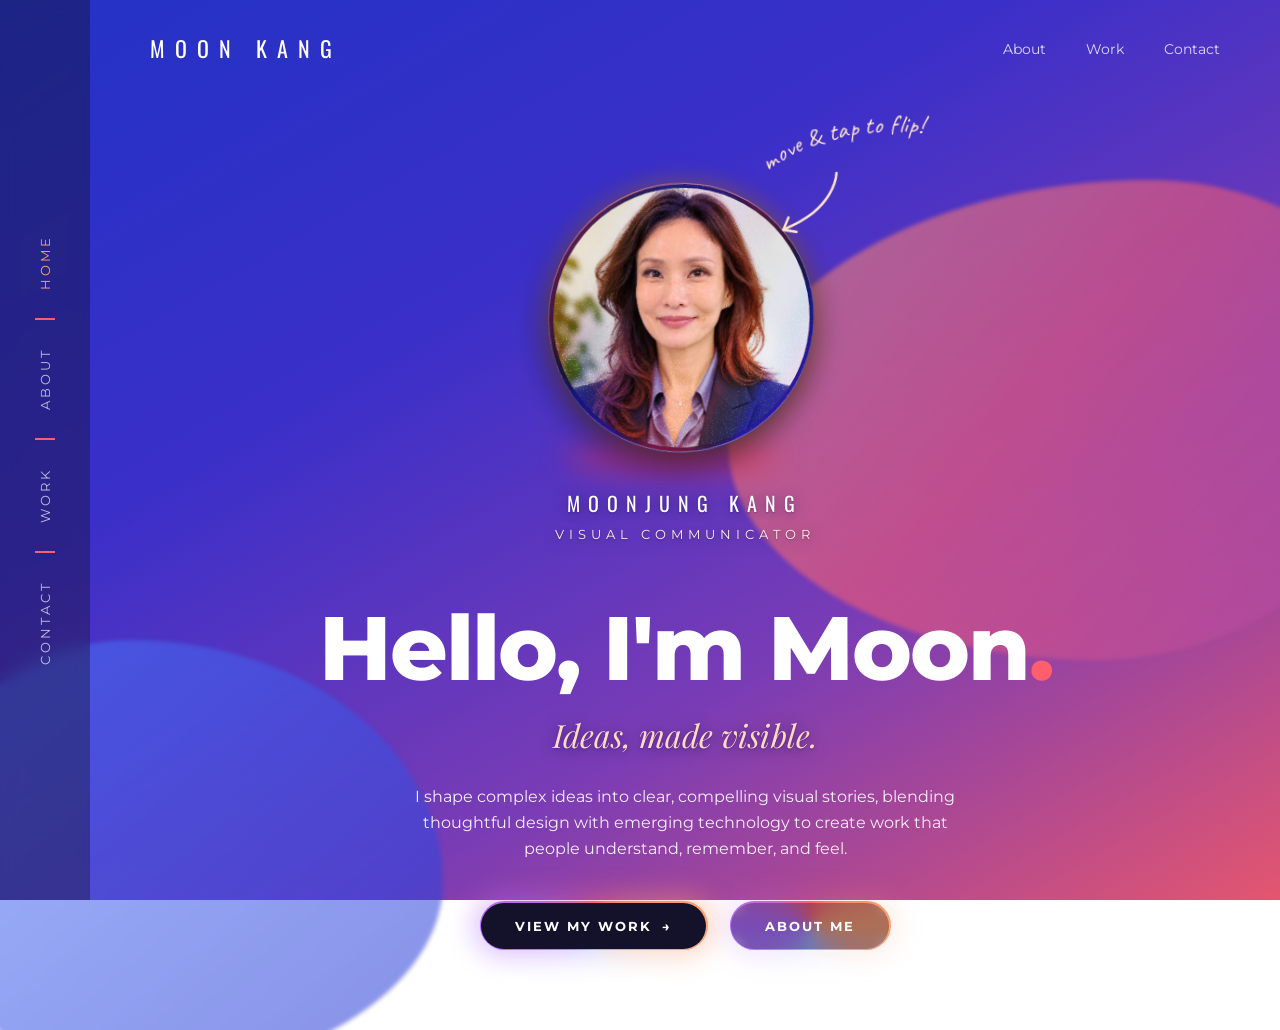
<file: index.html>
<!DOCTYPE html>
<html lang="en">
  <head>
    <meta charset="UTF-8">
    <meta name="viewport" content="width=device-width, initial-scale=1.0">
    <title>Moonjung Kang | Visual Communicator</title>

    <!-- Fonts: Montserrat (body, bold greeting) + Oswald (titles) + Playfair Display (italic tagline) -->
    <link rel="preconnect" href="https://fonts.googleapis.com">
    <link rel="preconnect" href="https://fonts.gstatic.com" crossorigin>
    <link href="https://fonts.googleapis.com/css2?family=Montserrat:wght@400;500;700;800&family=Oswald:wght@500;700&family=Playfair+Display:ital,wght@1,500&family=Caveat:wght@500&display=swap" rel="stylesheet">

    <!-- All the design lives in style.css (shared by every page) -->
    <link rel="stylesheet" href="style.css">
  </head>

  <body>
    <!-- Background blobs -->
    <div class="blob blob-1"></div>
    <div class="blob blob-2"></div>

    <!-- Left side bar -->
    <aside class="sidebar">
      <a href="index.html" class="active">Home</a>
      <span class="line"></span>
      <a href="about.html">About</a>
      <span class="line"></span>
      <a href="work.html">Work</a>
      <span class="line"></span>
      <a href="#">Contact</a>
    </aside>

    <!-- Top bar -->
    <header>
      <a href="index.html" class="logo">MOON KANG</a>
      <nav>
        <a href="about.html">About</a>
        <a href="work.html">Work</a>
        <a href="#">Contact</a>
      </nav>
    </header>

    <!-- Intro section: holo profile card on top, then greeting -->
    <main class="hero">

      <!-- Hologram profile card: tilts with the pointer, click to flip (holo.js) -->
      <div class="holo-stage">
        <div class="holo-scene">
          <!-- Hand-written note with a pen arrow pointing at the photo -->
          <svg class="scribble" viewBox="0 0 220 120" aria-hidden="true">
            <path id="note-curve" d="M14,46 C60,14 130,6 206,26" fill="none" />
            <text><textPath href="#note-curve">move &amp; tap to flip!</textPath></text>
            <path class="pen" d="M82,52 C80,66 70,80 56,90 C46,97 36,101 25,105" />
            <path class="pen head" d="M38,108 L25,105 L31,93" />
          </svg>
          <div class="holo-shadow"></div>
          <button class="holo-card" type="button" aria-pressed="false" aria-label="Moonjung Kang, Visual Communicator. Flip profile card">
            <span class="holo-face holo-front">
              <span class="holo-art"><img src="images/profile.webp" alt="" draggable="false"></span>
              <span class="holo-foil"></span>
              <span class="holo-glare"></span>
              <span class="holo-shine"></span>
            </span>
            <span class="holo-face holo-back" aria-hidden="true">
              <span class="holo-emblem">MJ</span>
              <span class="holo-back-copy">Ideas, made visible.<small>PORTFOLIO 2026</small></span>
              <span class="holo-foil"></span>
              <span class="holo-glare"></span>
            </span>
          </button>
        </div>
        <p class="name">Moonjung Kang</p>
        <p class="role">Visual Communicator</p>      </div>

      <h1 class="hello">Hello, I'm Moon<span class="dot">.</span></h1>
      <p class="tagline">Ideas, made visible.</p>

      <p class="intro">
        I shape complex ideas into clear, compelling visual stories,
        blending thoughtful design with emerging technology to create
        work that people understand, remember, and feel.
      </p>

      <div class="buttons">
        <a href="work.html" class="btn-glow"><span class="btn-inner">View My Work <span class="arrow" aria-hidden="true">&rarr;</span></span></a>
        <a href="about.html" class="btn-glow ghost"><span class="btn-inner">About Me</span></a>
      </div>
    </main>
    <script src="buttons.js"></script>
    <script src="holo.js"></script>
  </body>
</html>
</file>
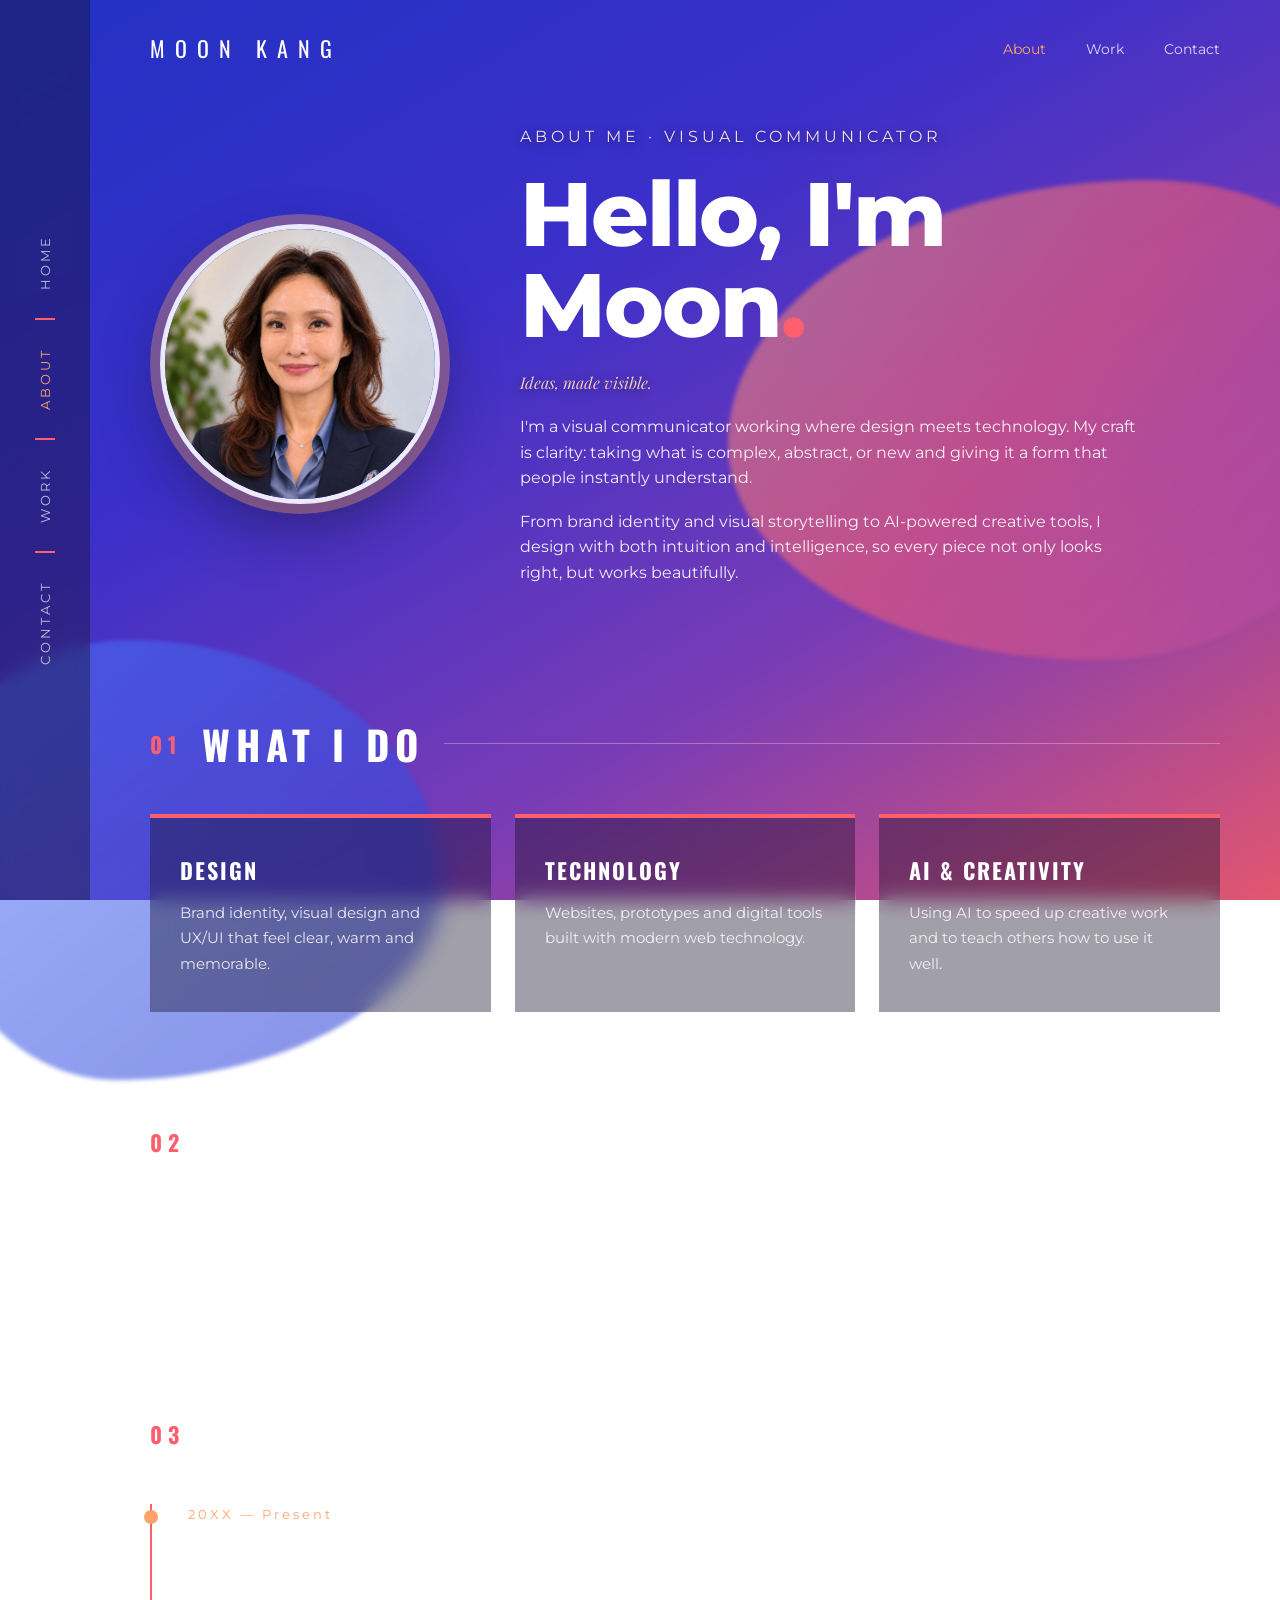
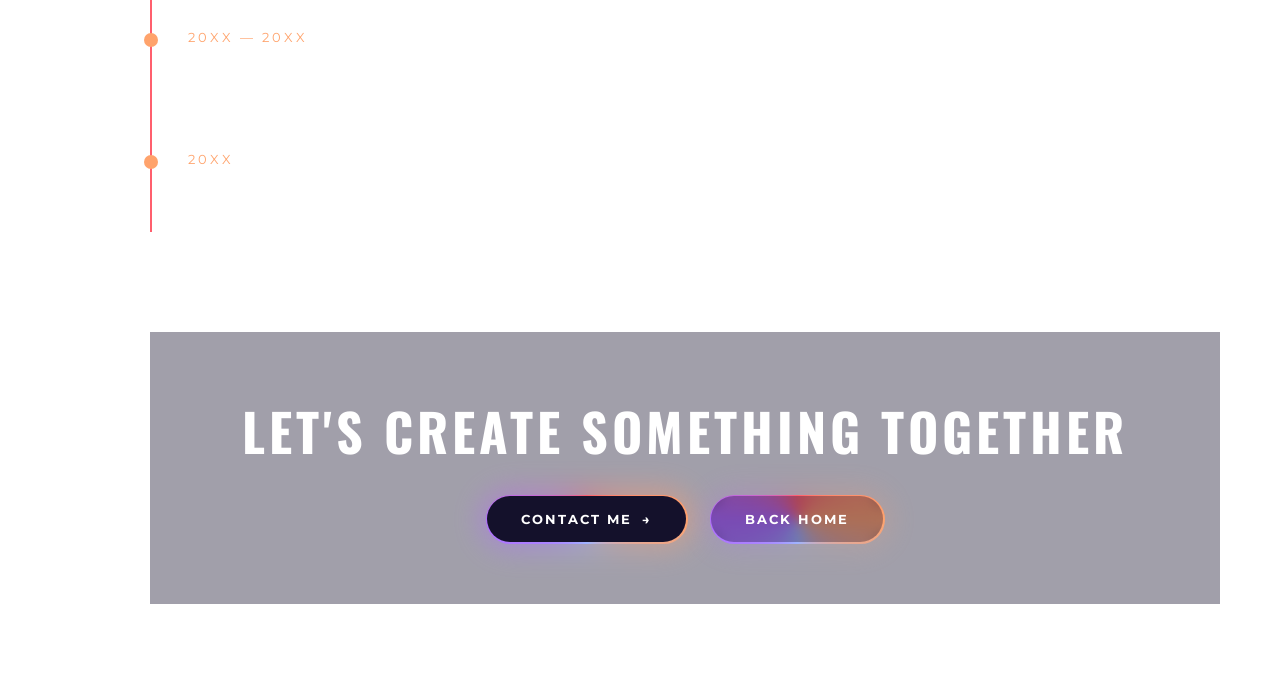
<file: about.html>
<!DOCTYPE html>
<html lang="en">
  <head>
    <meta charset="UTF-8">
    <meta name="viewport" content="width=device-width, initial-scale=1.0">
    <title>About | Moonjung Kang</title>

    <link rel="preconnect" href="https://fonts.googleapis.com">
    <link rel="preconnect" href="https://fonts.gstatic.com" crossorigin>
    <link href="https://fonts.googleapis.com/css2?family=Montserrat:wght@400;500;700;800&family=Oswald:wght@500;700&family=Playfair+Display:ital,wght@1,500&display=swap" rel="stylesheet">

    <link rel="stylesheet" href="style.css">
  </head>

  <body>
    <!-- Background blobs -->
    <div class="blob blob-1"></div>
    <div class="blob blob-2"></div>

    <!-- Left side bar -->
    <aside class="sidebar">
      <a href="index.html">Home</a>
      <span class="line"></span>
      <a href="about.html" class="active">About</a>
      <span class="line"></span>
      <a href="work.html">Work</a>
      <span class="line"></span>
      <a href="#">Contact</a>
    </aside>

    <!-- Top bar -->
    <header>
      <a href="index.html" class="logo">MOON KANG</a>
      <nav>
        <a href="about.html" class="active">About</a>
        <a href="work.html">Work</a>
        <a href="#">Contact</a>
      </nav>
    </header>

    <main class="page">

      <!-- ===== 1. Who I am ===== -->
      <section class="about-top">
        <img src="images/profile.webp" alt="Portrait of Moonjung Kang" class="avatar-big">

        <div>
          <p class="eyebrow">About Me · Visual Communicator</p>
          <h1 class="hello">Hello, I'm Moon<span class="dot">.</span></h1>
          <p class="tagline">Ideas, made visible.</p>
          <p>
            I'm a visual communicator working where design meets technology.
            My craft is clarity: taking what is complex, abstract, or new and
            giving it a form that people instantly understand.
          </p>
          <p>
            From brand identity and visual storytelling to AI-powered creative tools,
            I design with both intuition and intelligence, so every piece not only
            looks right, but works beautifully.
          </p>
        </div>
      </section>

      <!-- ===== 2. What I do ===== -->
      <section class="section">
        <h2 class="section-title"><span class="num">01</span> What I Do</h2>
        <div class="cards">
          <div class="card">
            <h3>Design</h3>
            <p>Brand identity, visual design and UX/UI that feel clear, warm and memorable.</p>
          </div>
          <div class="card">
            <h3>Technology</h3>
            <p>Websites, prototypes and digital tools built with modern web technology.</p>
          </div>
          <div class="card">
            <h3>AI &amp; Creativity</h3>
            <p>Using AI to speed up creative work and to teach others how to use it well.</p>
          </div>
        </div>
      </section>

      <!-- ===== 3. Skills ===== -->
      <section class="section">
        <h2 class="section-title"><span class="num">02</span> Skills</h2>
        <div class="skills">
          <span>UX / UI Design</span>
          <span>Brand &amp; Identity</span>
          <span>Graphic Design</span>
          <span>Generative AI</span>
          <span>Motion Graphics</span>
          <span>Design Thinking</span>
          <span>Visual Storytelling</span>
          <span>Creative Direction</span>
          <span>AI Prompt Design</span>
        </div>
      </section>

      <!-- ===== 4. Experience (replace with your real history) ===== -->
      <section class="section">
        <h2 class="section-title"><span class="num">03</span> Experience</h2>
        <div class="timeline">
          <div class="item">
            <span class="year">20XX — Present</span>
            <h4>Your Current Role · Company</h4>
            <p>A short sentence about what you do here and what you're proud of.</p>
          </div>
          <div class="item">
            <span class="year">20XX — 20XX</span>
            <h4>Previous Role · Company</h4>
            <p>A short sentence about a key project or achievement.</p>
          </div>
          <div class="item">
            <span class="year">20XX</span>
            <h4>Education · School</h4>
            <p>Your degree or training.</p>
          </div>
        </div>
      </section>

      <!-- ===== 5. Call to action ===== -->
      <section class="cta">
        <h2>Let's create something together</h2>
        <div class="buttons">
          <a href="#" class="btn-glow"><span class="btn-inner">Contact Me <span class="arrow" aria-hidden="true">&rarr;</span></span></a>
          <a href="index.html" class="btn-glow ghost"><span class="btn-inner">Back Home</span></a>
        </div>
      </section>

    </main>
    <script src="buttons.js"></script>
  </body>
</html>
</file>
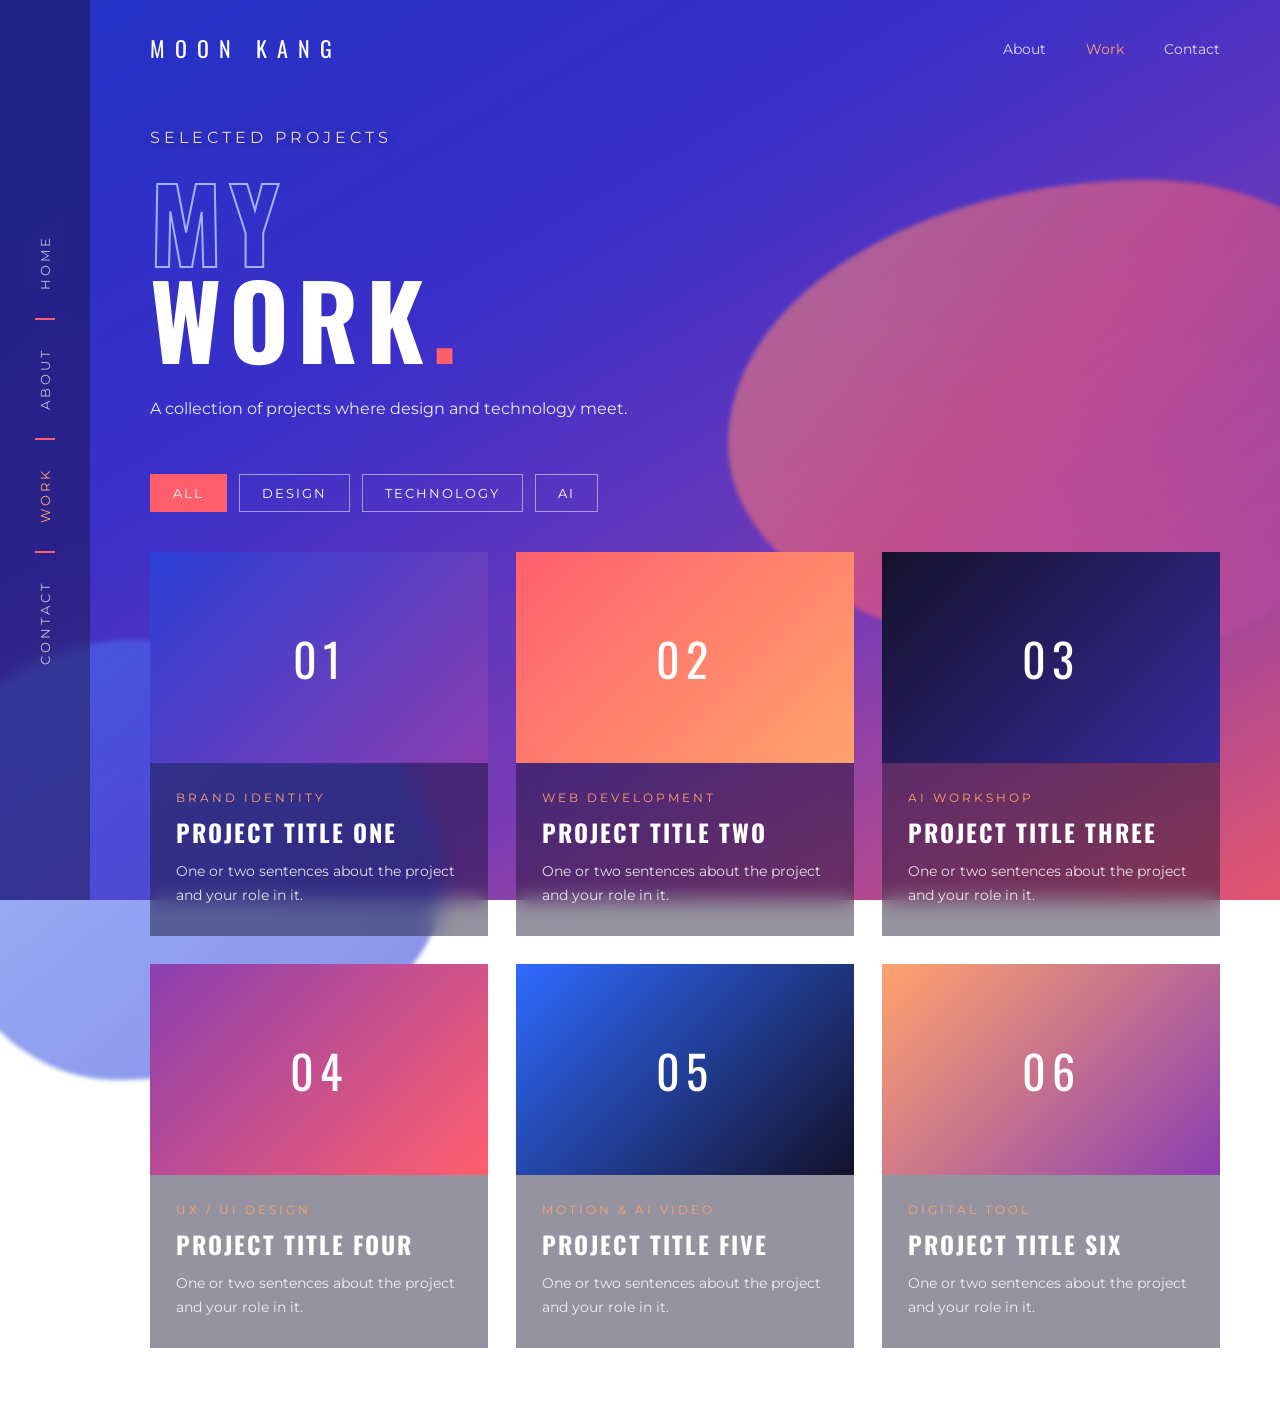
<file: work.html>
<!DOCTYPE html>
<html lang="en">
  <head>
    <meta charset="UTF-8">
    <meta name="viewport" content="width=device-width, initial-scale=1.0">
    <title>Work | Moonjung Kang</title>

    <link rel="preconnect" href="https://fonts.googleapis.com">
    <link rel="preconnect" href="https://fonts.gstatic.com" crossorigin>
    <link href="https://fonts.googleapis.com/css2?family=Montserrat:wght@400;500;700;800&family=Oswald:wght@500;700&family=Playfair+Display:ital,wght@1,500&display=swap" rel="stylesheet">

    <link rel="stylesheet" href="style.css">
  </head>

  <body>
    <!-- Background blobs -->
    <div class="blob blob-1"></div>
    <div class="blob blob-2"></div>

    <!-- Left side bar -->
    <aside class="sidebar">
      <a href="index.html">Home</a>
      <span class="line"></span>
      <a href="about.html">About</a>
      <span class="line"></span>
      <a href="work.html" class="active">Work</a>
      <span class="line"></span>
      <a href="#">Contact</a>
    </aside>

    <!-- Top bar -->
    <header>
      <a href="index.html" class="logo">MOON KANG</a>
      <nav>
        <a href="about.html">About</a>
        <a href="work.html" class="active">Work</a>
        <a href="#">Contact</a>
      </nav>
    </header>

    <main class="page">

      <!-- Page title -->
      <section class="work-head">
        <p class="eyebrow">Selected Projects</p>
        <h1>
          <span class="outline">My</span>
          <span class="solid">Work<span class="amp">.</span></span>
        </h1>
        <p>A collection of projects where design and technology meet.</p>
      </section>

      <!-- Filter buttons: data-filter matches each project's data-category -->
      <div class="filters">
        <button class="active" data-filter="all">All</button>
        <button data-filter="design">Design</button>
        <button data-filter="tech">Technology</button>
        <button data-filter="ai">AI</button>
      </div>

      <!--
        Project cards.
        To use a real picture, replace the text inside .thumb with:
          <img src="images/your-picture.jpg" alt="...">
      -->
      <section class="projects">

        <a href="#" class="project" data-category="design">
          <div class="thumb t1">01</div>
          <div class="project-info">
            <span class="tag">Brand Identity</span>
            <h3>Project Title One</h3>
            <p>One or two sentences about the project and your role in it.</p>
          </div>
        </a>

        <a href="#" class="project" data-category="tech">
          <div class="thumb t2">02</div>
          <div class="project-info">
            <span class="tag">Web Development</span>
            <h3>Project Title Two</h3>
            <p>One or two sentences about the project and your role in it.</p>
          </div>
        </a>

        <a href="#" class="project" data-category="ai">
          <div class="thumb t3">03</div>
          <div class="project-info">
            <span class="tag">AI Workshop</span>
            <h3>Project Title Three</h3>
            <p>One or two sentences about the project and your role in it.</p>
          </div>
        </a>

        <a href="#" class="project" data-category="design">
          <div class="thumb t4">04</div>
          <div class="project-info">
            <span class="tag">UX / UI Design</span>
            <h3>Project Title Four</h3>
            <p>One or two sentences about the project and your role in it.</p>
          </div>
        </a>

        <a href="#" class="project" data-category="ai">
          <div class="thumb t5">05</div>
          <div class="project-info">
            <span class="tag">Motion &amp; AI Video</span>
            <h3>Project Title Five</h3>
            <p>One or two sentences about the project and your role in it.</p>
          </div>
        </a>

        <a href="#" class="project" data-category="tech">
          <div class="thumb t6">06</div>
          <div class="project-info">
            <span class="tag">Digital Tool</span>
            <h3>Project Title Six</h3>
            <p>One or two sentences about the project and your role in it.</p>
          </div>
        </a>

      </section>
    </main>

    <!-- Small script: show only the projects that match the clicked filter -->
    <script>
      const buttons = document.querySelectorAll('.filters button');
      const projects = document.querySelectorAll('.project');

      buttons.forEach(function (button) {
        button.addEventListener('click', function () {
          const filter = button.dataset.filter;

          buttons.forEach(function (b) { b.classList.remove('active'); });
          button.classList.add('active');

          projects.forEach(function (project) {
            const match = filter === 'all' || project.dataset.category === filter;
            project.classList.toggle('hide', !match);
          });
        });
      });
    </script>
  </body>
</html>
</file>
<file: style.css>
/* =========================================================
   style.css — shared by every page (index, about, work)
   ========================================================= */

/* ===== Colors (change these to restyle the whole site) ===== */
:root {
  --blue: #2b3fd6;
  --indigo: #3a2a9c;
  --purple: #8a3fb0;
  --coral: #ff5f6d;
  --peach: #ffa36c;
  --white: #ffffff;
  --dark: #14112b;
}

* { margin: 0; padding: 0; box-sizing: border-box; }

body {
  font-family: 'Montserrat', sans-serif;
  color: var(--white);
  min-height: 100vh;
  overflow-x: hidden;
  /* Main gradient: deep blue -> purple -> coral */
  background: linear-gradient(150deg, #2232c4 0%, #3a2fc9 35%, #7a3cb5 68%, #e3566f 100%);
  background-attachment: fixed;
}

/* ===== Background: two calm, soft shapes ===== */
.blob {
  position: fixed;
  pointer-events: none;
  z-index: 0;
  filter: blur(2px);
  opacity: 0.55;
  animation: drift 20s ease-in-out infinite alternate;
}
.blob-1 {                       /* coral wave, right side */
  width: 680px; height: 480px;
  top: 20%; right: -10%;
  background: linear-gradient(130deg, #ff9a7a 0%, #ff5f6d 45%, #9b44b8 100%);
  border-radius: 62% 38% 46% 54% / 55% 42% 58% 45%;
}
.blob-2 {                       /* blue shape, bottom left */
  width: 520px; height: 440px;
  bottom: -20%; left: -6%;
  background: linear-gradient(140deg, #4f7dff 0%, #2433d1 100%);
  border-radius: 40% 60% 63% 37% / 45% 55% 45% 55%;
  animation-delay: -8s;
}
@keyframes drift {
  from { transform: translate(0, 0) rotate(0deg); }
  to   { transform: translate(30px, -25px) rotate(8deg); }
}

/* ===== Left side bar ===== */
.sidebar {
  position: fixed;
  top: 0; left: 0; bottom: 0;
  width: 90px;
  background: rgba(20, 17, 43, 0.4);
  backdrop-filter: blur(8px);
  display: flex;
  flex-direction: column;
  align-items: center;
  justify-content: center;
  gap: 28px;
  z-index: 10;
}
.sidebar a {
  writing-mode: vertical-rl;
  transform: rotate(180deg);
  color: var(--white);
  text-decoration: none;
  font-size: 13px;
  letter-spacing: 3px;
  text-transform: uppercase;
  opacity: 0.7;
  transition: opacity 0.2s, color 0.2s;
}
.sidebar a:hover,
.sidebar a.active { opacity: 1; color: var(--peach); }
.sidebar .line { width: 20px; height: 2px; background: var(--coral); }

/* ===== Top bar ===== */
header {
  position: relative;
  z-index: 5;
  display: flex;
  justify-content: space-between;
  align-items: center;
  padding: 32px 60px 0 150px;
}
.logo {
  font-family: 'Oswald', sans-serif;
  font-size: 22px;
  letter-spacing: 10px;
  color: var(--white);
  text-decoration: none;
}
header nav a {
  color: var(--white);
  text-decoration: none;
  margin-left: 36px;
  font-size: 14px;
  opacity: 0.8;
}
header nav a:hover,
header nav a.active { opacity: 1; color: var(--peach); }

/* ===== Shared text pieces ===== */
.eyebrow {
  font-size: 14px;
  letter-spacing: 4px;
  text-transform: uppercase;
  color: var(--peach);
  margin-bottom: 20px;
}

h1 {
  font-family: 'Oswald', sans-serif;
  line-height: 0.95;
  text-transform: uppercase;
  margin-bottom: 28px;
}
h1 .outline,
h1 .solid {
  display: block;
  font-size: clamp(56px, 8vw, 110px);
  letter-spacing: 8px;
}
h1 .outline {
  color: transparent;
  -webkit-text-stroke: 2px #9fb4ff;
}
h1 .amp { color: var(--coral); }

/* Big bold greeting: "Hello, I'm Moon." */
.hello {
  font-family: 'Montserrat', sans-serif;
  font-weight: 800;
  font-size: clamp(48px, 7vw, 96px);
  line-height: 1.02;
  letter-spacing: -2px;
  text-transform: none;
  margin-bottom: 20px;
}
.hello .dot { color: var(--coral); }

/* Elegant italic tagline */
.tagline {
  font-family: 'Playfair Display', serif;
  font-style: italic;
  font-size: clamp(22px, 2.6vw, 32px);
  color: #ffd9c2;
  margin-bottom: 28px;
}

/* ===== Magnetic glow buttons =====
   Light runs around the border, the button leans toward the pointer,
   a soft highlight follows the pointer, and a ripple appears on click.
   (Movement is added by buttons.js) */
@property --glow-angle {
  syntax: "<angle>";
  initial-value: 0deg;
  inherits: false;
}
@keyframes glow-spin { to { --glow-angle: 360deg; } }
@keyframes glow-ripple {
  from { transform: translate(-50%, -50%) scale(0); opacity: 1; }
  to   { transform: translate(-50%, -50%) scale(1); opacity: 0; }
}

.buttons { display: flex; gap: 22px; flex-wrap: wrap; }

.btn-glow {
  --ring: conic-gradient(from var(--glow-angle), #ff5f6d, #ffa36c, #9fb4ff, #b06bff, #ff5f6d);
  position: relative;
  isolation: isolate;
  display: inline-flex;
  padding: 1.5px;                       /* thickness of the glowing border */
  border-radius: 999px;
  color: var(--white);
  text-decoration: none;
  transition: transform 0.3s ease-out;
}
/* glowing border */
.btn-glow::before,
.btn-glow::after {
  content: "";
  position: absolute;
  border-radius: inherit;
  background: var(--ring);
  animation: glow-spin 3s linear infinite;
}
.btn-glow::before { inset: 0; z-index: -1; }
/* soft light spilling around the button */
.btn-glow::after {
  inset: -6px;
  z-index: -2;
  filter: blur(14px);
  opacity: 0.45;
  transition: opacity 0.3s;
}
.btn-glow:hover::after,
.btn-glow:focus-visible::after { opacity: 0.95; }

/* inside of the button */
.btn-inner {
  position: relative;
  display: flex;
  align-items: center;
  gap: 10px;
  overflow: hidden;
  padding: 15px 34px;
  border-radius: inherit;
  background: var(--dark);
  font-size: 13px;
  font-weight: 700;
  letter-spacing: 2px;
  text-transform: uppercase;
}
/* highlight that follows the pointer (--mx / --my set by buttons.js) */
.btn-inner::before {
  content: "";
  position: absolute;
  inset: 0;
  background: radial-gradient(90px circle at var(--mx, 50%) var(--my, 50%), rgba(255, 255, 255, 0.22), transparent 70%);
  opacity: 0;
  transition: opacity 0.3s;
  pointer-events: none;
}
.btn-glow:hover .btn-inner::before { opacity: 1; }
.btn-inner .arrow { transition: transform 0.3s; }
.btn-glow:hover .arrow { transform: translateX(4px); }

/* secondary style: see-through inside, quieter glow */
.btn-glow.ghost .btn-inner { background: rgba(20, 17, 43, 0.35); backdrop-filter: blur(6px); }
.btn-glow.ghost::after { opacity: 0.2; }
.btn-glow.ghost:hover::after { opacity: 0.6; }

/* click ripple */
.ripple {
  position: absolute;
  width: 160px; height: 160px;
  border-radius: 50%;
  background: rgba(255, 255, 255, 0.3);
  pointer-events: none;
  animation: glow-ripple 0.7s ease-out forwards;
}

/* keyboard focus ring */
.btn-glow:focus-visible {
  outline: 2px solid #c7d2ff;
  outline-offset: 6px;
}

/* people who prefer less motion: no spinning, no ripple, no magnet */
@media (prefers-reduced-motion: reduce) {
  .btn-glow::before, .btn-glow::after, .ripple { animation: none; }
  .btn-glow { transition: none; }
}

/* ===== Round profile photo ===== */
.avatar-big {
  display: block;
  width: 220px;
  height: 220px;
  border-radius: 50%;
  object-fit: cover;
  object-position: center 25%;
  border: 5px solid rgba(255, 255, 255, 0.9);
  box-shadow: 0 0 0 10px rgba(255, 163, 108, 0.35), 0 25px 60px rgba(20, 17, 43, 0.45);
}

/* =========================================================
   HOME page (index.html) — centred, photo on top
   ========================================================= */
.hero {
  position: relative;
  z-index: 5;
  min-height: calc(100vh - 90px);
  display: flex;
  flex-direction: column;
  align-items: center;
  justify-content: center;
  text-align: center;
  padding: 40px 60px 80px 150px;
}
.hero .avatar-big { margin-bottom: 26px; }
.name {
  font-family: 'Oswald', sans-serif;
  font-size: 20px;
  letter-spacing: 8px;
  text-transform: uppercase;
  margin-bottom: 8px;
}
.role {
  font-size: 13px;
  letter-spacing: 5px;
  text-transform: uppercase;
  color: var(--peach);
  margin-bottom: 40px;
}
.intro {
  max-width: 540px;
  font-size: 16px;
  line-height: 1.6;
  opacity: 0.92;
  margin: 0 auto 40px;
}
.hero .buttons { justify-content: center; }

/* =========================================================
   HOLO PROFILE CARD (Home)
   Tilts toward the pointer, shimmers like a hologram, flips on click.
   holo.js updates --tx, --ty, --hyp, --flip, --lift every frame.
   ========================================================= */
.holo-stage {
  --tx: 0; --ty: 0; --hyp: 0; --flip: 0deg; --lift: 0;
  /* hologram colours (hue numbers) matched to the site: coral, peach, blue, purple */
  --h1: 355; --h2: 25; --h3: 230; --h4: 275;
  --ch: 270px;                       /* circle size */
  position: relative;
  padding: 10px 40px 20px;           /* extra room so the pointer is tracked around the card */
  margin-bottom: 30px;
  display: flex;
  flex-direction: column;
  align-items: center;
}
.holo-scene {
  position: relative;
  width: var(--ch);
  height: var(--ch);
  perspective: calc(var(--ch) * 3);
}
.holo-shadow {
  position: absolute;
  left: 10%; right: 10%; bottom: -7%;
  height: 12%;
  border-radius: 50%;
  background: hsl(var(--h1) 85% 55% / 0.5);
  filter: blur(calc(var(--ch) / 18));
  translate: calc(var(--tx) * var(--ch) * -0.08) 0;
  scale: calc(1 - var(--lift) * 0.3);
}
.holo-card {
  position: absolute;
  inset: 0;
  padding: 0;
  border: 0;
  background: none;
  color: inherit;
  font: inherit;
  font-size: calc(var(--ch) / 24);
  text-align: left;
  cursor: pointer;
  transform-style: preserve-3d;
  transform:
    translateZ(calc(var(--lift) * var(--ch) * 0.25))
    rotateX(calc(var(--ty) * -14deg))
    rotateY(calc(var(--tx) * 18deg + var(--flip)));
  scale: var(--press, 1);
  transition: scale 0.3s cubic-bezier(0.2, 0.9, 0.3, 1.4);
  -webkit-tap-highlight-color: transparent;
}
.holo-card:active { --press: 0.96; }
.holo-card:focus-visible { outline: none; }
.holo-card:focus-visible .holo-face {
  box-shadow: 0 0 0 2px #fff, 0 0 0 6px hsl(var(--h2) 90% 60% / 0.6);
}

.holo-face {
  position: absolute;
  inset: 0;
  display: flex;
  flex-direction: column;
  gap: 0.6em;
  padding: 0.85em;
  border-radius: 50%;                 /* round card */
  overflow: hidden;
  -webkit-backface-visibility: hidden;
  backface-visibility: hidden;
  background: linear-gradient(160deg, #241f5c, #14112b 52%, #2a1640);
  box-shadow:
    inset 0 0 0 1px #ffffff2b,
    inset 0 1px 0 #ffffff47,
    0 calc(var(--ch) * 0.04) calc(var(--ch) * 0.12) #0009,
    0 0 calc(var(--hyp) * var(--ch) * 0.14) hsl(var(--h2) 90% 62% / 0.45);
}
.holo-face::after {                   /* thin rainbow edge */
  content: "";
  position: absolute;
  inset: 0;
  border-radius: inherit;
  padding: 1px;
  background: linear-gradient(calc(135deg + var(--tx) * 60deg),
    hsl(var(--h1) 95% 70%), transparent 35%, transparent 65%, hsl(var(--h3) 95% 70%));
  -webkit-mask: linear-gradient(#000 0 0) content-box, linear-gradient(#000 0 0);
  -webkit-mask-composite: xor;
  mask: linear-gradient(#000 0 0) content-box exclude, linear-gradient(#000 0 0);
  pointer-events: none;
}

/* front */
.holo-head {
  position: relative;
  display: flex;
  justify-content: space-between;
  align-items: center;
  font-size: 0.72em;
  letter-spacing: 0.16em;
}
.holo-head b {
  font-weight: 800;
  background: linear-gradient(90deg, #fff, hsl(var(--h2) 95% 78%));
  -webkit-background-clip: text;
  background-clip: text;
  color: transparent;
}
.holo-tag {
  font-style: normal;
  font-size: 0.85em;
  font-weight: 700;
  padding: 0.3em 0.7em;
  border-radius: 99px;
  border: 1px solid var(--peach);
  color: var(--peach);
  box-shadow: 0 0 1.2em rgba(255, 163, 108, 0.35);
}
.holo-front { padding: 0; }
.holo-art {                           /* photo fills the whole circle */
  position: absolute;
  inset: 5px;
  border-radius: 50%;
  overflow: hidden;
  background: #0b0d22;
}
.holo-art img {
  position: absolute;
  inset: -6%;
  width: 112%;
  height: 112%;
  object-fit: cover;
  object-position: 50% 30%;
  translate: calc(var(--tx) * -4%) calc(var(--ty) * -4%);
  user-select: none;
}
.holo-name { position: relative; }
.holo-name small {
  display: block;
  font-size: 0.6em;
  letter-spacing: 0.16em;
  color: #c9c3ef;
}
.holo-name strong {
  display: block;
  margin-top: 0.12em;
  font-size: 1.55em;
  font-weight: 800;
  letter-spacing: -0.03em;
  line-height: 1.1;
}

/* back */
.holo-back {
  transform: rotateY(180deg);
  align-items: center;
  justify-content: center;
  gap: 0.9em;
  background:
    repeating-conic-gradient(from 0deg at 50% 50%, #ffffff07 0 6deg, transparent 6deg 12deg),
    radial-gradient(circle at 50% 45%, hsl(var(--h4) 60% 32%), #14112b 65%);
}
.holo-emblem {
  display: grid;
  place-items: center;
  width: 40%;
  aspect-ratio: 1;
  border-radius: 50%;
  border: 1px solid #ffffff3d;
  background: conic-gradient(from calc(var(--tx) * 90deg),
    hsl(var(--h1) 90% 60% / 0.35), hsl(var(--h2) 90% 60% / 0.35),
    hsl(var(--h3) 90% 60% / 0.35), hsl(var(--h4) 90% 60% / 0.35), hsl(var(--h1) 90% 60% / 0.35));
  box-shadow: 0 0 3em hsl(var(--h2) 90% 60% / 0.35), inset 0 0 2em #0008;
  font-family: 'Oswald', sans-serif;
  font-size: 2.2em;
  letter-spacing: 0.08em;
}
.holo-back-copy {
  display: grid;
  gap: 0.5em;
  text-align: center;
  font-family: 'Playfair Display', serif;
  font-style: italic;
  font-size: 1.05em;
  color: #ffd9c2;
}
.holo-back-copy small {
  font-family: 'Montserrat', sans-serif;
  font-style: normal;
  font-size: 0.6em;
  letter-spacing: 0.3em;
  color: #c9c3ef;
}

/* hologram foil + light glare */
.holo-foil {
  position: absolute;
  inset: 0;
  border-radius: inherit;
  pointer-events: none;
  background-image:
    url("data:image/svg+xml,%3Csvg xmlns='http://www.w3.org/2000/svg' width='160' height='160'%3E%3Cfilter id='n'%3E%3CfeTurbulence type='fractalNoise' baseFrequency='.8' numOctaves='2' stitchTiles='stitch'/%3E%3CfeColorMatrix values='0 0 0 0 1 0 0 0 0 1 0 0 0 0 1 0 0 0 14 -8.6'/%3E%3C/filter%3E%3Crect width='160' height='160' filter='url(%23n)'/%3E%3C/svg%3E"),
    repeating-linear-gradient(115deg,
      hsl(var(--h1) 100% 62%) 0%, hsl(var(--h2) 100% 62%) 4%,
      hsl(var(--h3) 100% 62%) 8%, hsl(var(--h4) 100% 62%) 12%, hsl(var(--h1) 100% 62%) 16%);
  background-size: 160px 160px, 300% 300%;
  background-position: center, calc(50% + var(--tx) * 40%) calc(50% + var(--ty) * 40%);
  background-blend-mode: screen;
  mix-blend-mode: color-dodge;
  opacity: calc(0.16 + var(--hyp) * 0.42);
  filter: brightness(0.62) contrast(1.5) saturate(1.4);
}
/* keep the face clear: less foil over the middle of the photo */
.holo-front .holo-foil {
  -webkit-mask-image: radial-gradient(circle at 50% 40%, #0003 25%, #000 75%);
  mask-image: radial-gradient(circle at 50% 40%, #0003 25%, #000 75%);
}
.holo-glare {
  --gx: calc(50% + var(--tx) * 48%);
  position: absolute;
  inset: 0;
  border-radius: inherit;
  pointer-events: none;
  background: radial-gradient(farthest-corner circle at var(--gx) calc(50% + var(--ty) * 48%),
    #ffffffd9 0%, #ffffff47 16%, transparent 52%);
  mix-blend-mode: overlay;
  opacity: calc(0.3 + var(--hyp) * 0.7);
}
.holo-back .holo-glare { --gx: calc(50% - var(--tx) * 48%); }

/* shine sweep after flipping back */
.holo-shine {
  position: absolute;
  inset: -60%;
  z-index: 3;
  background: linear-gradient(105deg, transparent 42%, #ffffff8c 50%, transparent 58%);
  translate: -70% 0;
  opacity: 0;
  pointer-events: none;
}
.holo-shine.is-on { animation: holo-sweep 0.9s cubic-bezier(0.3, 0.6, 0.2, 1); }
@keyframes holo-sweep {
  from { translate: -70% 0; opacity: 1; }
  to   { translate: 70% 0; opacity: 1; }
}

.holo-stage .name { margin-top: 34px; }
.holo-stage .role { margin-bottom: 10px; }
/* Hand-written note + pen arrow above the photo */
.holo-stage { padding-top: 80px; }
.scribble {
  position: absolute;
  z-index: 2;
  width: 220px;
  left: calc(50% + 70px);           /* arrow tip lands on the circle's upper-right edge */
  top: -65px;
  overflow: visible;
  transform: rotate(-4deg);
  pointer-events: none;
}
.scribble text {
  font-family: 'Caveat', cursive;
  font-size: 25px;
  fill: #ffe3cf;
  letter-spacing: 0.5px;
}
.scribble .pen {
  fill: none;
  stroke: #ffe3cf;
  stroke-width: 2.4;
  stroke-linecap: round;
  stroke-linejoin: round;
  stroke-dasharray: 140;
  stroke-dashoffset: 140;
  animation: pen-draw 1s ease-out 0.4s forwards;
}
.scribble .head { animation-delay: 1.2s; animation-duration: 0.35s; }
@keyframes pen-draw { to { stroke-dashoffset: 0; } }
@media (prefers-reduced-motion: reduce) {
  .scribble .pen { animation: none; stroke-dashoffset: 0; }
}

@media (prefers-reduced-motion: reduce) {
  .holo-shine.is-on { animation: none; }
  .holo-card { transition: none; }
}

/* =========================================================
   ABOUT page (about.html)
   ========================================================= */
.page {
  position: relative;
  z-index: 5;
  padding: 60px 60px 80px 150px;
  max-width: 1300px;
}

.about-top {
  display: grid;
  grid-template-columns: 300px 1fr;
  gap: 70px;
  align-items: center;
  margin-bottom: 110px;
}
.about-top .avatar-big { width: 280px; height: 280px; justify-self: center; }
.about-top p {
  font-size: 16px;
  line-height: 1.6;
  opacity: 0.92;
  margin-bottom: 18px;
  max-width: 620px;
}

.section { margin-bottom: 100px; }
.section-title {
  font-family: 'Oswald', sans-serif;
  font-size: 40px;
  letter-spacing: 6px;
  text-transform: uppercase;
  margin-bottom: 40px;
  display: flex;
  align-items: center;
  gap: 20px;
}
.section-title .num { color: var(--coral); font-size: 22px; }
.section-title::after {
  content: "";
  flex: 1;
  height: 1px;
  background: rgba(255, 255, 255, 0.3);
}

.cards {
  display: grid;
  grid-template-columns: repeat(3, 1fr);
  gap: 24px;
}
.card {
  background: rgba(20, 17, 43, 0.4);
  backdrop-filter: blur(10px);
  border-top: 4px solid var(--coral);
  padding: 36px 30px;
  transition: transform 0.25s, background 0.25s;
}
.card:hover { transform: translateY(-6px); background: rgba(20, 17, 43, 0.6); }
.card h3 {
  font-family: 'Oswald', sans-serif;
  font-size: 22px;
  letter-spacing: 2px;
  text-transform: uppercase;
  margin-bottom: 14px;
}
.card p { font-size: 15px; line-height: 1.7; opacity: 0.85; }

.skills { display: flex; flex-wrap: wrap; gap: 12px; }
.skills span {
  padding: 10px 20px;
  border: 1px solid rgba(255, 255, 255, 0.5);
  font-size: 14px;
  letter-spacing: 1px;
  transition: background 0.2s, border-color 0.2s;
}
.skills span:hover { background: var(--coral); border-color: var(--coral); }

.timeline { border-left: 2px solid var(--coral); padding-left: 36px; }
.timeline .item { position: relative; margin-bottom: 40px; }
.timeline .item::before {
  content: "";
  position: absolute;
  left: -44px; top: 6px;
  width: 14px; height: 14px;
  border-radius: 50%;
  background: var(--peach);
}
.timeline .year { font-size: 13px; letter-spacing: 3px; color: var(--peach); }
.timeline h4 { font-size: 20px; margin: 6px 0 8px; }
.timeline p { font-size: 15px; line-height: 1.7; opacity: 0.85; max-width: 620px; }

.cta {
  text-align: center;
  padding: 60px 30px;
  background: rgba(20, 17, 43, 0.4);
  backdrop-filter: blur(10px);
}
.cta h2 {
  font-family: 'Oswald', sans-serif;
  font-size: clamp(32px, 5vw, 52px);
  letter-spacing: 4px;
  text-transform: uppercase;
  margin-bottom: 26px;
}
.cta .buttons { justify-content: center; }

/* =========================================================
   WORK page (work.html)
   ========================================================= */
.work-head { margin-bottom: 50px; }
.work-head p { max-width: 560px; font-size: 16px; line-height: 1.8; opacity: 0.9; }

.filters { display: flex; flex-wrap: wrap; gap: 12px; margin-bottom: 40px; }
.filters button {
  font-family: inherit;
  font-size: 13px;
  letter-spacing: 2px;
  text-transform: uppercase;
  color: var(--white);
  background: transparent;
  border: 1px solid rgba(255, 255, 255, 0.5);
  padding: 10px 22px;
  cursor: pointer;
  transition: background 0.2s, border-color 0.2s;
}
.filters button:hover { border-color: var(--white); }
.filters button.active { background: var(--coral); border-color: var(--coral); }

.projects {
  display: grid;
  grid-template-columns: repeat(auto-fill, minmax(300px, 1fr));
  gap: 28px;
}
.project {
  background: rgba(20, 17, 43, 0.45);
  backdrop-filter: blur(10px);
  text-decoration: none;
  color: var(--white);
  overflow: hidden;
  transition: transform 0.25s;
}
.project:hover { transform: translateY(-8px); }
.project.hide { display: none; }

.thumb {
  aspect-ratio: 16 / 10;
  display: flex;
  align-items: center;
  justify-content: center;
  font-family: 'Oswald', sans-serif;
  font-size: 46px;
  letter-spacing: 6px;
  position: relative;
  overflow: hidden;
}
.thumb img { width: 100%; height: 100%; object-fit: cover; }
.thumb::after {
  content: "View Project →";
  position: absolute;
  inset: auto 0 0 0;
  padding: 14px;
  font-family: 'Montserrat', sans-serif;
  font-size: 13px;
  letter-spacing: 2px;
  text-transform: uppercase;
  background: var(--coral);
  transform: translateY(100%);
  transition: transform 0.25s;
}
.project:hover .thumb::after { transform: translateY(0); }
.t1 { background: linear-gradient(135deg, #2b3fd6, #8a3fb0); }
.t2 { background: linear-gradient(135deg, #ff5f6d, #ffa36c); }
.t3 { background: linear-gradient(135deg, #14112b, #3a2a9c); }
.t4 { background: linear-gradient(135deg, #8a3fb0, #ff5f6d); }
.t5 { background: linear-gradient(135deg, #2f6bff, #14112b); }
.t6 { background: linear-gradient(135deg, #ffa36c, #8a3fb0); }

.project-info { padding: 24px 26px 28px; }
.project-info .tag { font-size: 12px; letter-spacing: 3px; text-transform: uppercase; color: var(--peach); }
.project-info h3 {
  font-family: 'Oswald', sans-serif;
  font-size: 24px;
  letter-spacing: 2px;
  text-transform: uppercase;
  margin: 8px 0 10px;
}
.project-info p { font-size: 14px; line-height: 1.7; opacity: 0.85; }

/* =========================================================
   Phone / small screens
   ========================================================= */
@media (max-width: 860px) {
  .sidebar { display: none; }
  header { padding: 24px 20px 0; }
  header nav { display: none; }
  .hero { padding: 30px 20px 60px; }
  .holo-stage { --ch: 220px; padding: 60px 0 20px; }
  .blob-1 { width: 380px; height: 300px; }
  .blob-2 { width: 300px; height: 260px; }
  .scribble { width: 135px; left: calc(50% + 40px); top: -52px; }
  .avatar-big { width: 170px; height: 170px; }
  .page { padding: 40px 20px 60px; }
  .about-top { grid-template-columns: 1fr; gap: 40px; margin-bottom: 80px; }
  .about-top .avatar-big { width: 200px; height: 200px; }
  .cards { grid-template-columns: 1fr; }
  .section-title { font-size: 30px; }
}

/* Keep small peach labels readable on the warm parts of the background */
.eyebrow, .role, .tagline, .holo-stage .name {
  text-shadow: 0 1px 2px rgba(40, 20, 90, 0.35), 0 2px 14px rgba(40, 20, 90, 0.55);
}
.eyebrow, .role { color: #fff1e6; }
</file>
